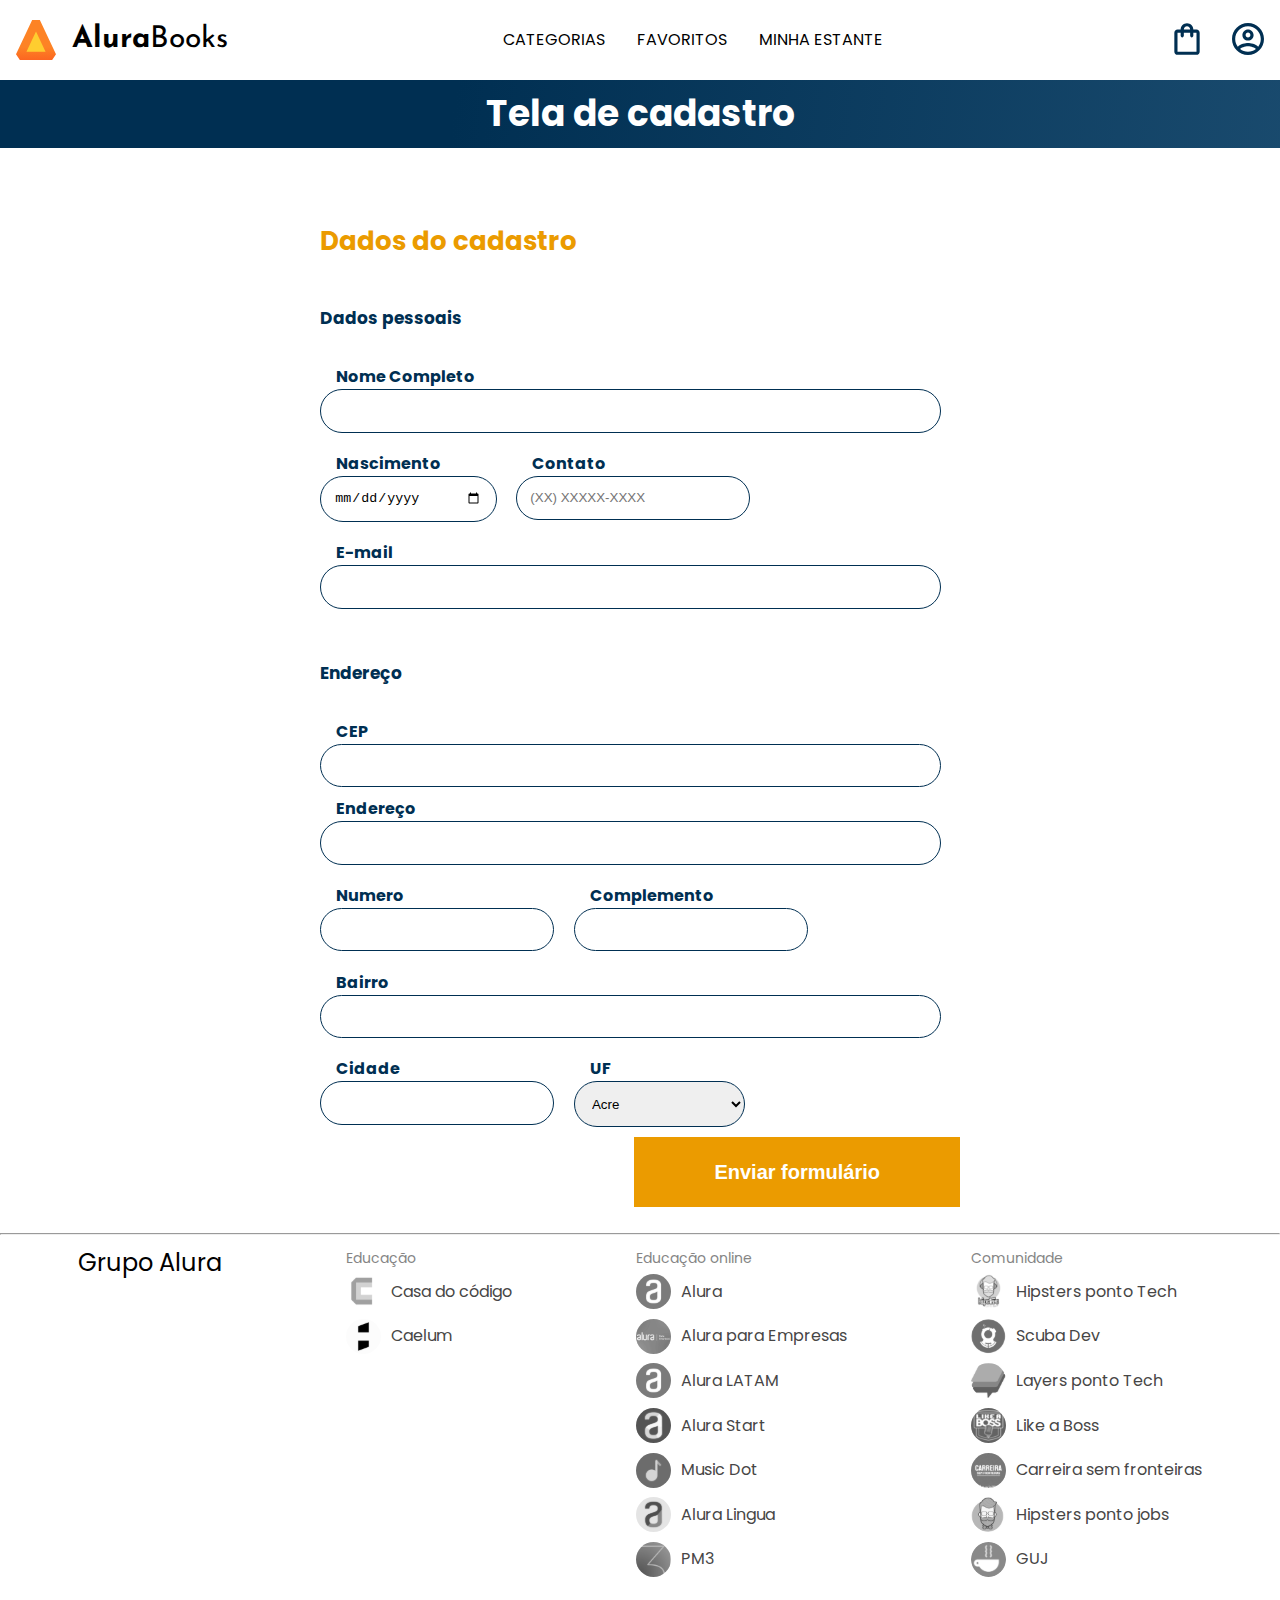
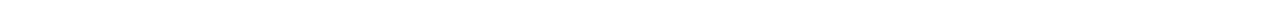
<file: JavaScript-consumindo-e-tratando-dados-de-uma-API/index.html>
<!DOCTYPE html>
<html lang="en">

<head>
    <meta charset="UTF-8">
    <meta http-equiv="X-UA-Compatible" content="IE=edge">
    <meta name="viewport" content="width=device-width, initial-scale=1.0">
    <link rel="stylesheet" href="./styles/reset.css">
    <link rel="preconnect" href="https://fonts.googleapis.com">
    <link rel="preconnect" href="https://fonts.gstatic.com" crossorigin>
    <link href="https://fonts.googleapis.com/css2?family=Poppins:wght@300;400;500;700&display=swap" rel="stylesheet">
    <link rel="stylesheet" href="https://unpkg.com/swiper@8/swiper-bundle.min.css" />
    <link href="https://fonts.googleapis.com/css2?family=Josefin+Sans:wght@400;700&display=swap" rel="stylesheet">
    <link rel="stylesheet" href="./styles/styles.css">
    <title>Formulário de cadastro</title>
</head>

<body>

    <header class="cabeçalho">
        <div class="container">
            <input type="checkbox" id="menu" class="container__botao">
            <label for="menu" class="container__rotulo">
                <span class="cabeçalho__menu-hamburguer container__imagem"></span>
            </label>
            <ul class="lista-menu">
                <li class="lista-menu__titulo">Categorias</li>
                <li class="lista-menu__item">
                    <a href="#" class="lista-menu__link">Programação</a>
                </li>
                <li class="lista-menu__item">
                    <a href="#" class="lista-menu__link">Front-end</a>
                </li>
                <li class="lista-menu__item">
                    <a href="#" class="lista-menu__link">Infraestrutura</a>
                </li>
                <li class="lista-menu__item">
                    <a href="#" class="lista-menu__link">Business</a>
                </li>
                <li class="lista-menu__item">
                    <a href="#" class="lista-menu__link">Design & UX</a>
                </li>
            </ul>
            <img src="img/Logo.svg" alt="Logo da Alurabooks" class="container__imagem">
            <h1 class="container__titulo"><b class="container__titulo--negrito">Alura</b>Books</h1>
        </div>

        <ul class="opções">
            <input type="checkbox" id="opções-menu" class="opções__botão">
            <li class="opções__item"><a href="#" class="opções__link">Categorias</a></li>
            <li class="opções__item"><a href="#" class="opções__link">Favoritos</a></li>
            <li class="opções__item"><a href="#" class="opções__link">Minha estante</a></li>
        </ul>

        <div class="container">
            <a href="#"><img src="img/Favoritos.svg" alt="Meus favoritos"
                    class="container__imagem container__imagem-transparente"></a>
            <a href="#" class="container__link">
                <img src="img/Compras.svg" alt="Carrinhos de compras" class="container__imagem">
                <p class="container__texto">Minha sacola</p>
            </a>
            <a href="#" class="container__link">
                <img src="img/Usuario.svg" alt="Meu perfil" class="container__imagem">
                <p class="container__texto">Meu perfil</p>
            </a>
        </div>
    </header>

    <section class="banner">
        <h2 class="banner__titulo">Tela de cadastro</h2>
    </section>

    <main class="principal">
        <h2 class="principal__titulo">Dados do cadastro</h2>

        <form class="principal__formulario" id="formulario" target="_blank"
            onsubmit="location.replace('./cadastro-finalizado.html')">
            <h3 class="principal__subtitulo">Dados pessoais</h3>
            <div class="formulario__campo">
                <label class="campo__etiqueta" for="nome">Nome Completo</label>
                <input name="nome" id="nome" class="campo__escrita" required />
            </div>
            <div class="formulario__dupla">
                <div class="formulario__campo">
                    <label class="campo__etiqueta" for="nascimento">Nascimento</label>
                    <input name="nascimento" id="nascimento" type="date" class="campo__escrita" required />
                </div>
                <div class="formulario__campo">
                    <label class="campo__etiqueta" for="telefone">Contato</label>
                    <input name="telefone" id="telefone" type="tel" placeholder="(XX) XXXXX-XXXX" class="campo__escrita"
                        required />
                </div>
            </div>
            <div class="formulario__campo">
                <label class="campo__etiqueta" for="email">E-mail</label>
                <input name="email" id="email" type="email" class="campo__escrita" required />
            </div>

            <h3 class="principal__subtitulo">Endereço</h3>

            <div class="formulario__campo">
                <label class="campo__etiqueta" for="cep">CEP</label>
                <input name="cep" id="cep" class="campo__escrita" required />
                <div id="erro"></div>
            </div>

            <div class="formulario__campo">
                <label class="campo__etiqueta" for="endereco">Endereço</label>
                <input name="endereco" id="endereco" class="campo__escrita" required />
            </div>
            <div class="formulario__dupla">
                <div class="formulario__campo">
                    <label class="campo__etiqueta" for="numero">Numero</label>
                    <input name="numero" id="numero" class="campo__escrita" required />
                </div>
                <div class="formulario__campo">
                    <label class="campo__etiqueta" for="complemento">Complemento</label>
                    <input name="complemento" id="complemento" class="campo__escrita" />
                </div>
            </div>
            <div class="formulario__campo">
                <label class="campo__etiqueta" for="bairro">Bairro</label>
                <input name="bairro" id="bairro" class="campo__escrita" required />
            </div>
            <div class="formulario__dupla">
                <div class="formulario__campo">
                    <label class="campo__etiqueta" for="cidade">Cidade</label>
                    <input name="cidade" id="cidade" class="campo__escrita" required />
                </div>

                <div class="formulario__campo">
                    <label class="campo__etiqueta" for="estado">UF</label>
                    <select id="estado" name="estado" class="campo__escrita">
                        <option value="AC">Acre</option>
                        <option value="AL">Alagoas</option>
                        <option value="AP">Amapá</option>
                        <option value="AM">Amazonas</option>
                        <option value="BA">Bahia</option>
                        <option value="CE">Ceará</option>
                        <option value="DF">Distrito Federal</option>
                        <option value="ES">Espírito Santo</option>
                        <option value="GO">Goiás</option>
                        <option value="MA">Maranhão</option>
                        <option value="MT">Mato Grosso</option>
                        <option value="MS">Mato Grosso do Sul</option>
                        <option value="MG">Minas Gerais</option>
                        <option value="PA">Pará</option>
                        <option value="PB">Paraíba</option>
                        <option value="PR">Paraná</option>
                        <option value="PE">Pernambuco</option>
                        <option value="PI">Piauí</option>
                        <option value="RJ">Rio de Janeiro</option>
                        <option value="RN">Rio Grande do Norte</option>
                        <option value="RS">Rio Grande do Sul</option>
                        <option value="RO">Rondônia</option>
                        <option value="RR">Roraima</option>
                        <option value="SC">Santa Catarina</option>
                        <option value="SP">São Paulo</option>
                        <option value="SE">Sergipe</option>
                        <option value="TO">Tocantins</option>
                        <option value="EX">Estrangeiro</option>
                    </select>
                </div>

            </div>


            <input type="submit" value="Enviar formulário" class="formulario__botao" id="enviar">
        </form>
    </main>

    <hr>
    <footer class="rodapé">
        <h2 class="rodapé__titulo">Grupo Alura</h2>
        <ul class="lista-rodapé">
            <li class="lista-rodapé__titulo">Educação</li>
            <li class="lista-rodapé__item">
                <img src="img/CasaDoCodigo.svg" alt="Logo da casa do código">
                <a href="https://www.casadocodigo.com.br/" class="lista-rodapé__link">Casa do código</a>
            </li>
            <li class="lista-rodapé__item">
                <img src="img/Caelum.svg" alt="Logo da caelum">
                <a href="https://caelum.com.br/" class="lista-rodapé__link">Caelum</a>
            </li>
        </ul>

        <ul class="lista-rodapé">
            <li class="lista-rodapé__titulo">Educação online</li>
            <li class="lista-rodapé__item">
                <img src="img/Alura.svg" alt="Logo da Alura">
                <a href="https://www.alura.com.br/" class="lista-rodapé__link">Alura</a>
            </li>
            <li class="lista-rodapé__item">
                <img src="img/AluraEmpresas.svg" alt="Logo da Alura para Empresas">
                <a href="https://www.alura.com.br/empresas" class="lista-rodapé__link">Alura para Empresas</a>
            </li>
            <li class="lista-rodapé__item">
                <img src="img/AluraLATAM.svg" alt="Logo da Alura Latam">
                <a href="https://www.aluracursos.com/" class="lista-rodapé__link">Alura LATAM</a>
            </li>
            <li class="lista-rodapé__item">
                <img src="img/AluraStart.svg" alt="Logo da Alura START">
                <a href="https://www.alurastart.com.br/" class="lista-rodapé__link">Alura Start</a>
            </li>
            <li class="lista-rodapé__item">
                <img src="img/MusicDot.svg" alt="Logo da Music Dot">
                <a href="https://www.musicdot.com.br/" class="lista-rodapé__link">Music Dot</a>
            </li>
            <li class="lista-rodapé__item">
                <img src="img/AluraLingua.svg" alt="Logo da Alura Lingua">
                <a href="https://www.aluralingua.com.br/" class="lista-rodapé__link">Alura Lingua</a>
            </li>
            <li class="lista-rodapé__item">
                <img src="img/PM3.svg" alt="Logo da PM3">
                <a href="https://www.cursospm3.com.br/" class="lista-rodapé__link">PM3</a>
            </li>
        </ul>

        <ul class="lista-rodapé">
            <li class="lista-rodapé__titulo">Comunidade</li>
            <li class="lista-rodapé__item">
                <img src="img/HipstersTech.svg" alt="Logo do Hipsters ponto Tech">
                <a href="https://hipsters.tech/" class="lista-rodapé__link">Hipsters ponto Tech</a>
            </li>
            <li class="lista-rodapé__item">
                <img src="img/ScubaDev.svg" alt="Logo do Scuba Dev">
                <a href="https://scuba.dev.br/" class="lista-rodapé__link">Scuba Dev</a>
            </li>
            <li class="lista-rodapé__item">
                <img src="img/LayersTech.svg" alt="Logo do Layers ponto Tech">
                <a href="https://layerspontotech.com.br/" class="lista-rodapé__link">Layers ponto Tech</a>
            </li>
            <li class="lista-rodapé__item">
                <img src="img/LikeABoss.svg" alt="Logo do Like a Boss">
                <a href="https://likeaboss.com.br/" class="lista-rodapé__link">Like a Boss</a>
            </li>
            <li class="lista-rodapé__item">
                <img src="img/CarreiraSemFronteira.svg" alt="Logo do Carreira sem fronteiras">
                <a href="https://www.carreirasemfronteiras.com.br/" class="lista-rodapé__link">Carreira sem
                    fronteiras</a>
            </li>
            <li class="lista-rodapé__item">
                <img src="img/HipstersJobs.svg" alt="Logo do Hipsters ponto jobs">
                <a href="https://hipsters.jobs/" class="lista-rodapé__link">Hipsters ponto jobs</a>
            </li>
            <li class="lista-rodapé__item">
                <img src="img/GUJ.svg" alt="Logo do GUJ">
                <a href="https://www.guj.com.br/" class="lista-rodapé__link">GUJ</a>
            </li>
        </ul>
    </footer>

    <script src="script.js"></script>
</body>

</html>
</file>
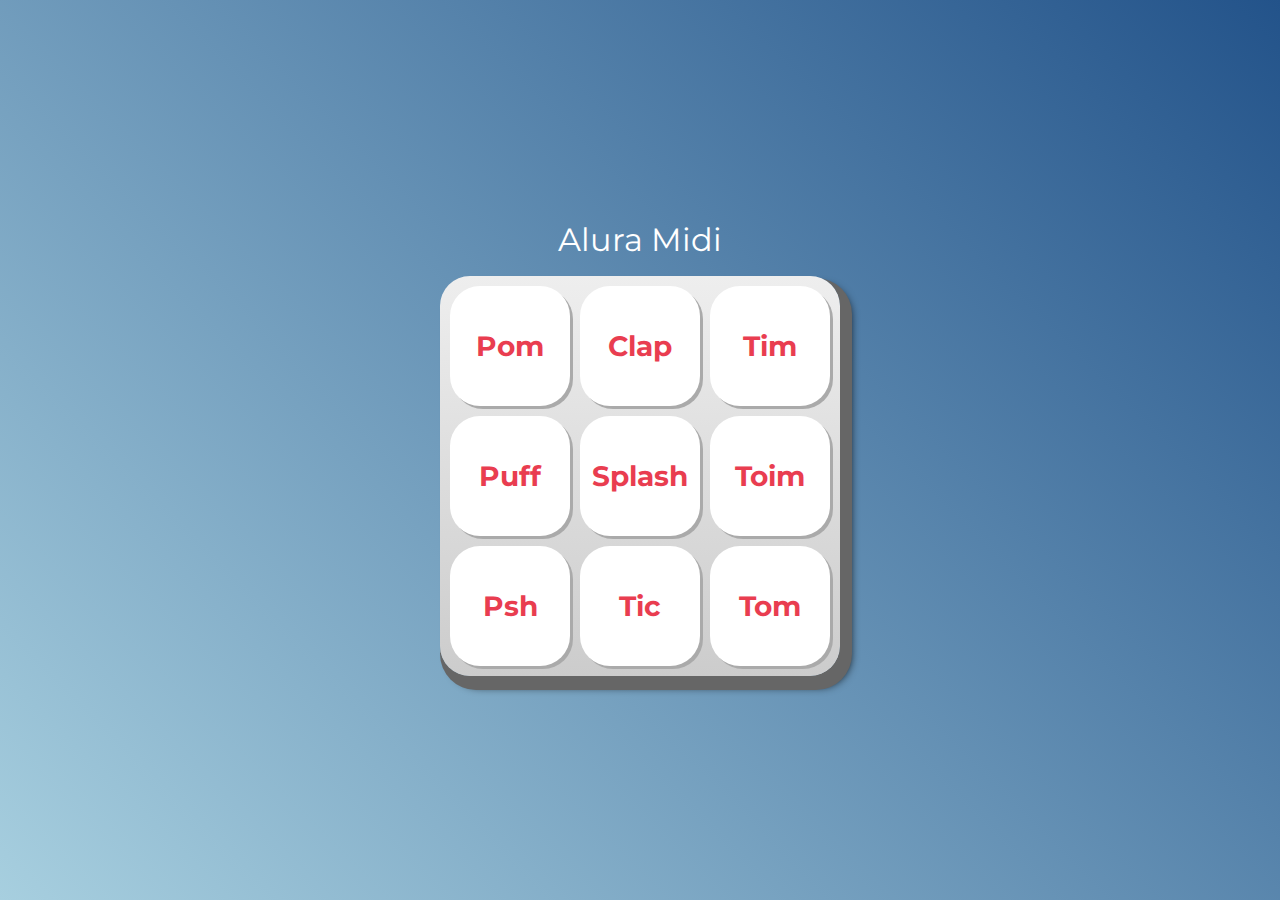
<file: javascript-crie-paginas-dinamicas/aluramidi/index.html>
<!DOCTYPE html>
<html lang="pt-BR">
<head>
    <meta charset="UTF-8">
    <meta http-equiv="X-UA-Compatible" content="IE=edge">
    <meta name="viewport" content="width=device-width, initial-scale=1.0">

    <title>Alura MIDI</title>

    <link rel="preconnect" href="https://fonts.googleapis.com">
    <link rel="preconnect" href="https://fonts.gstatic.com" crossorigin>
    <link href="https://fonts.googleapis.com/css2?family=Montserrat:wght@500;600&display=swap" rel="stylesheet">

    <link rel="icon" type="image/png" href="images/bateria.png">
    <link rel="stylesheet" href="css/reset.css">
    <link rel="stylesheet" href="css/estilos.css">

   

</head>
<body>

    <h1>Alura Midi</h1>

    <section class="teclado">
        <button class="tecla tecla_pom">Pom</button>
        <button class="tecla tecla_clap">Clap</button>
        <button class="tecla tecla_tim">Tim</button>

        <button class="tecla tecla_puff">Puff</button>
        <button class="tecla tecla_splash">Splash</button>
        <button class="tecla tecla_toim">Toim</button>

        <button class="tecla tecla_psh">Psh</button>
        <button class="tecla tecla_tic">Tic</button>
        <button class="tecla tecla_tom">Tom</button>
    </section>

    <audio src="sounds/keyq.wav" id="som_tecla_pom"></audio>
    <audio src="sounds/keyw.wav" id="som_tecla_clap"></audio>
    <audio src="sounds/keye.wav" id="som_tecla_tim"></audio>
    <audio src="sounds/keya.wav" id="som_tecla_puff"></audio>
    <audio src="sounds/keys.wav" id="som_tecla_splash"></audio>
    <audio src="sounds/keyd.wav" id="som_tecla_toim"></audio>
    <audio src="sounds/keyz.wav" id="som_tecla_psh"></audio>
    <audio src="sounds/keyx.wav" id="som_tecla_tic"></audio>
    <audio src="sounds/keyc.wav" id="som_tecla_tom"></audio>

    <script src="main.js"></script>
</body>
</html>
</file>
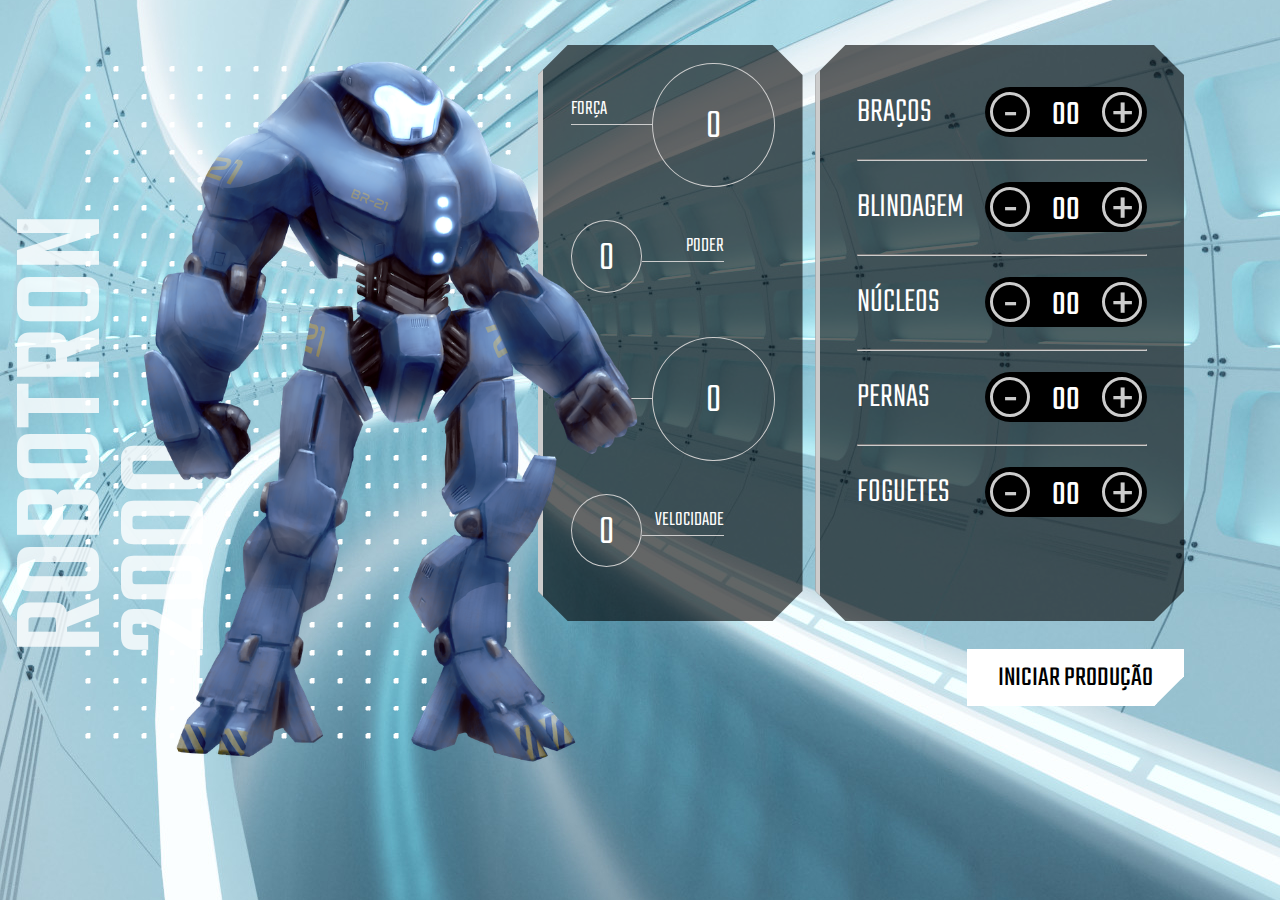
<file: javascript-manipulando-o-dom/-robotron-2000-projeto_inicial/index.html>
<!DOCTYPE html>
<html lang="en">
<head>
    <meta charset="UTF-8">
    <meta http-equiv="X-UA-Compatible" content="IE=edge">
    <meta name="viewport" content="width=device-width, initial-scale=1.0">
    <link rel="shortcut icon" type="image/jpg" href="img/favicon.ico"/>
    <title>Robotron 2000</title>

    <link rel="stylesheet" href="css/style.css">
    <link rel="preconnect" href="https://fonts.googleapis.com">
    <link rel="preconnect" href="https://fonts.gstatic.com" crossorigin>
    <link href="https://fonts.googleapis.com/css2?family=Teko:wght@300;500&display=swap" rel="stylesheet"> 

   
</head>
<body>
    <main>
        <section class="robotron">
            <img class="robo" src="img/robotron.png" alt="Robotron" id="robotron">
            <figcaption class="titulo">ROBOTRON <br>2000</figcaption>
        </section>

        <section class="box estatisticas">
            <div class="estatistica">
                <p class="estatistica-titulo">Força</p>
                <div class="estatistica-valor">
                    <p class="estatistica-numero" data-estatistica="forca">0</p>
                </div>
            </div>
            <div class="estatistica">
                <p class="estatistica-titulo">Poder</p>
                <div class="estatistica-valor">
                    <p class="estatistica-numero" data-estatistica="poder">0</p>
                </div>
            </div>
            <div class="estatistica">
                <p class="estatistica-titulo">Energia</p>
                <div class="estatistica-valor">
                    <p class="estatistica-numero" data-estatistica="energia">0</p>
                </div>
            </div>
            <div class="estatistica">
                <p class="estatistica-titulo">Velocidade</p>
                <div class="estatistica-valor">
                    <p class="estatistica-numero" data-estatistica="velocidade">0</p>
                </div>
            </div>
        </section>

        <section class="equipamentos">
            <form action="" class="montador">
                <div class="box montador-conteudo">
                    <div class="peca">
                        <label for="" class="peca-titulo">Braços</label>
                        <div class="controle">
                            <buttom class="controle-ajuste" data-controle="-" data-peca="bracos">-</buttom>
                            <input type="text" class="controle-contador" value="00" data-contador>
                            <buttom class="controle-ajuste" data-controle="+" data-peca="bracos">+</buttom>
                        </div>
                    </div>
                    <hr class="linha">
                    <div class="peca">
                        <label for="" class="peca-titulo">Blindagem</label>
                        <div class="controle">
                            <buttom class="controle-ajuste" data-controle="-" data-peca="blindagem">-</buttom>
                            <input type="text" class="controle-contador" value="00" data-contador>
                            <buttom class="controle-ajuste" data-controle="+" data-peca="blindagem">+</buttom>
                        </div>
                    </div>
                    <hr class="linha">
                    <div class="peca">
                        <label for="" class="peca-titulo">Núcleos</label>
                        <div class="controle">
                            <buttom class="controle-ajuste" data-controle="-" data-peca="nucleos">-</buttom>
                            <input type="text" class="controle-contador" value="00" data-contador>
                            <buttom class="controle-ajuste" data-controle="+" data-peca="nucleos">+</buttom>
                        </div>
                    </div>
                    <hr class="linha">
                    <div class="peca">
                        <label for="" class="peca-titulo">Pernas</label>
                        <div class="controle">
                            <buttom class="controle-ajuste" data-controle="-" data-peca="pernas">-</buttom>
                            <input type="text" class="controle-contador" value="00" data-contador>
                            <buttom class="controle-ajuste" data-controle="+" data-peca="pernas">+</buttom>
                        </div>
                    </div>
                    <hr class="linha">
                    <div class="peca">
                        <label for="" class="peca-titulo">Foguetes</label>
                        <div class="controle">
                            <buttom class="controle-ajuste" data-controle="-" data-peca="foguetes">-</buttom>
                            <input type="text" class="controle-contador" value="00" data-contador>
                            <buttom class="controle-ajuste" data-controle="+" data-peca="foguetes">+</buttom>
                        </div>
                    </div>
                </div>
                <input type="submit" value="Iniciar produção" class="producao" id="producao">
            </form>
        </section>
    </main>

    <script src="js/main.js"></script>
</body>
</html>
</file>
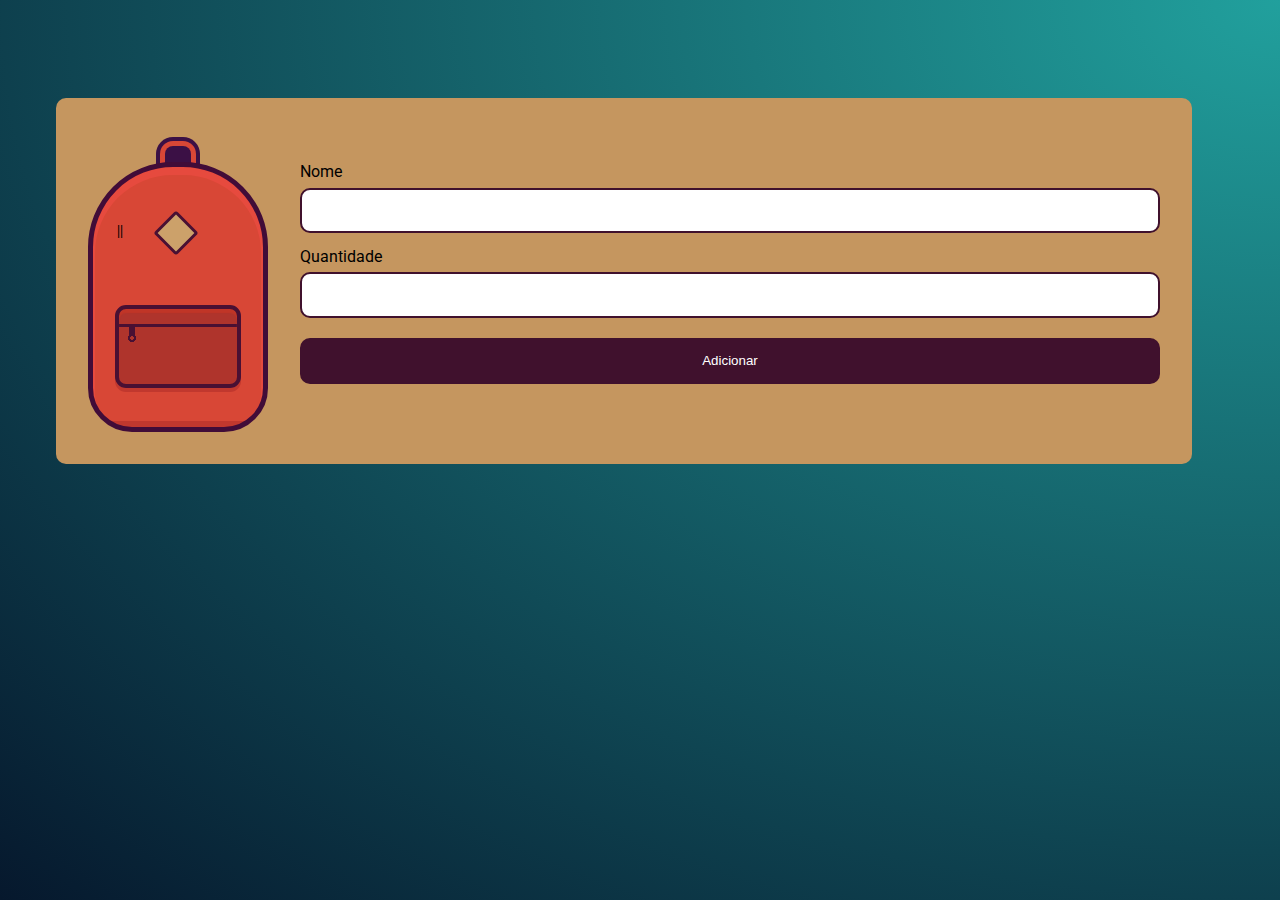
<file: javascript-web-armazenando-dados-navegador/mochila-de-viagem/index.html>
<!DOCTYPE html>
<html lang="en">
<head>
    <meta charset="UTF-8">
    <meta http-equiv="X-UA-Compatible" content="IE=edge">
    <meta name="viewport" content="width=device-width, initial-scale=1.0">
    <title>Mochila de viagem</title>
    <link rel="stylesheet" href="css/style.css">

    <link rel="preconnect" href="https://fonts.googleapis.com">
    <link rel="preconnect" href="https://fonts.gstatic.com" crossorigin>
    <link href="https://fonts.googleapis.com/css2?family=Roboto&display=swap" rel="stylesheet"> 
</head>
<body>
    <main class="conteudo">
        <div class="principal">
            <div class="mochila"></div>
            <form action="" class="adicionar" id="novoItem">
                <label for="nome">Nome</label>
                <input type="text" name="nome" id="nome">
                <label for="quantidade">Quantidade</label>
                <input type="number" name="quantidade" id="quantidade">
                <input type="submit" value="Adicionar" class="cadastrar" id="cadastrar">
            </form>
        </div>
        
        <ul class="lista" id="lista"></ul>
    </main>

    <script src="js/main.js"></script>
</body>
</html>
</file>
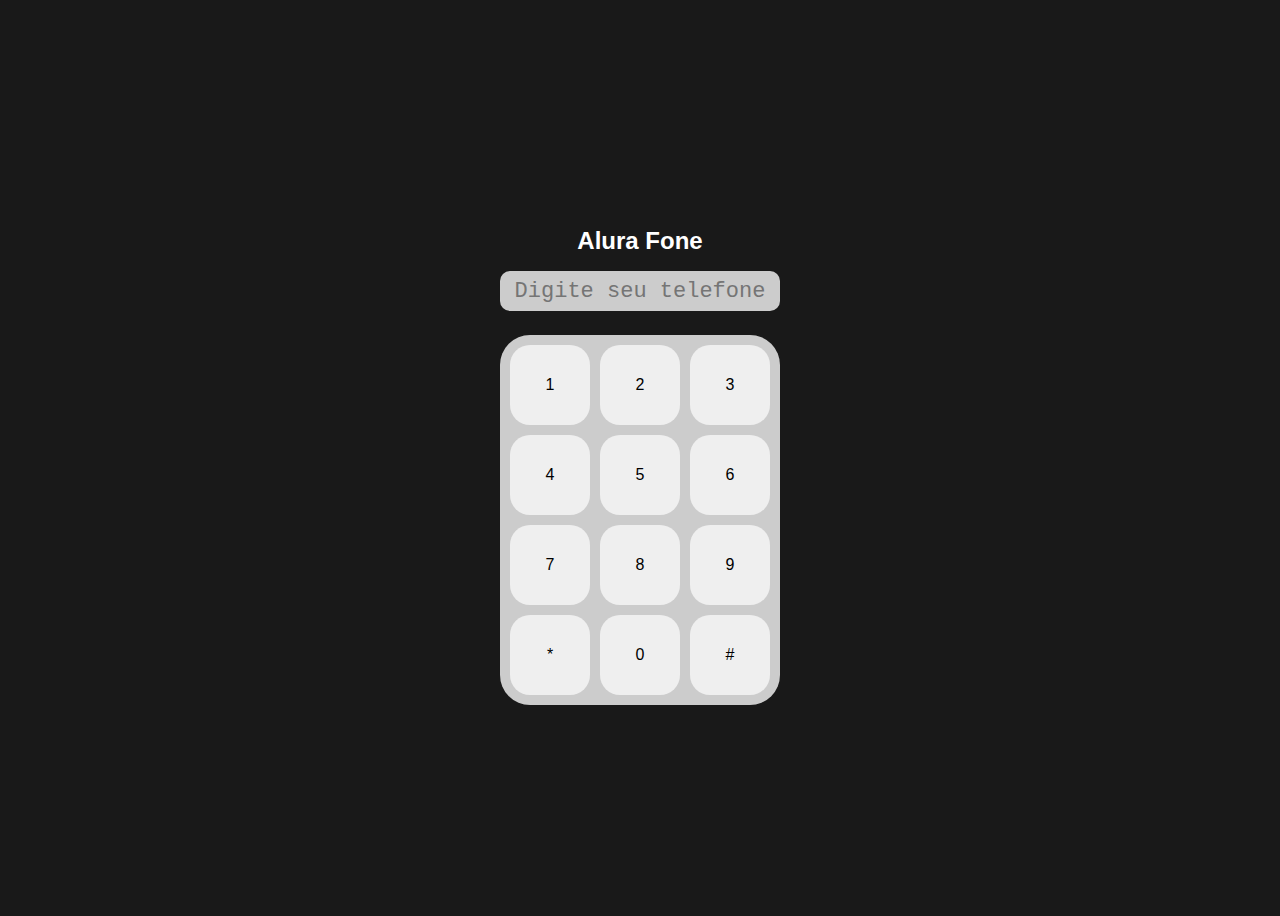
<file: javascript-crie-paginas-dinamicas/aluramidi/Alura-Fone/alura-fone.html>
<!DOCTYPE html>
<html lang="en">
<head>
    <meta charset="UTF-8">
    <meta http-equiv="X-UA-Compatible" content="IE=edge">
    <meta name="viewport" content="width=device-width, initial-scale=1.0">
    <link rel="stylesheet" href="alura.css">
   
    <title>fone</title>
</head>
<body>
    <h1> Alura Fone </h1>
<input type="tel" placeholder="Digite seu telefone">

 <section class="teclado">
   <input type="button" value="1">
    <input type="button" value="2">
    <input type="button" value="3">
    <input type="button" value="4">
    <input type="button" value="5">
    <input type="button" value="6">
    <input type="button" value="7">
    <input type="button" value="8">
    <input type="button" value="9">
    <input type="button" value="*">
    <input type="button" value="0">
    <input type="button" value="#">
  </section>
  <script src="alura.js"></script>
</body>
</html>
</file>
<file: JavaScript-consumindo-e-tratando-dados-de-uma-API/styles/styles.css>
@import url("header.css");
@import url("banner.css");
@import url("formulario.css");
@import url("rodape.css");
@import url("cadastro.css");

:root {
    --cor-de-fundo: #EBECEE;
    --branco: #FFFFFF;
    --laranja: #EB9B00;
    --azul-degrade: linear-gradient(97.54deg, #002F52 35.49%, #326589 165.37%);
    --fonte-principal: "Poppins";
    --azul: #002F52;
    --fonte-secundario: "Josefin Sans";
    --preto: #000000;
    --cinza: #474646;
    --cinza-claro: #858585;
    --vermelho: #D94937;
}

body {
    background-color: var(--branco);
    font-family: var(--fonte-principal);
    font-size: 16px;
    font-weight: 400;
}
</file>
<file: javascript-crie-paginas-dinamicas/aluramidi/css/estilos.css>
:root {
  --cinza: #aaa;
  --vermelha: #e93d50;
  --vermelha-escura: #af303f;
  --branca: #fff;
  --luz: rgb(229, 255, 0);
}

body {
  align-items: center;
  background: linear-gradient(45deg, #a7cfdf 0%,#23538a 100%);
  display: flex;
  justify-content: center;
  flex-direction: column;
  font-family: 'Montserrat', sans-serif;
  min-height: 100vh;
}

h1 {
  color: var(--branca);
  margin-bottom: 20px;
  font-size: 2rem;
}

.teclado {
  background: linear-gradient(to bottom, #eeeeee 0%,#cccccc 100%);
  box-shadow: 6px 8px 0 6px #666, 10px 10px 10px #000;
  border-radius: 30px;
  display: grid;
  gap: 10px;
  grid-template-columns: repeat(3, 1fr);
  padding: 10px;
}

.tecla {
  background-color: var(--branca);
  border-radius: 30px;
  box-shadow: 3px 3px 0 var(--cinza);
  color: var(--vermelha);
  cursor: pointer;
  height: 120px;
  font-size: 1.75em;
  font-weight: bold;
  line-height: 120px;
  text-align: center;
  width: 120px;
}

.tecla.ativa,
.tecla:active {
  background-color: var(--vermelha);
  border: 4px solid  var(--vermelha);
  box-shadow: 3px 3px 0 var(--vermelha-escura) inset;
  color: var(--branca);
  outline: none;
}

.tecla.focus,
.tecla:focus {
  outline: none;
  box-shadow: 1px 1px 10px var(--luz);
}

.tecla.active:focus,
.tecla:active:focus {
  box-shadow: 3px 3px 0 var(--vermelha-escura) inset, 1px 1px 10px var(--luz);
}
</file>
<file: javascript-manipulando-o-dom/-robotron-2000-projeto_inicial/css/style.css>
:root {
    --main-cinza: #CCCCCC;
    --main-branco: #FFFFFF;
    --main-preto: #000000;
}

* {
    box-sizing: border-box;
}

body {
    background: url(../img/fundo.jpg);
    background-position: center center;
    background-size: cover cover;
    padding: 0;
    margin: 0;
    font-weight: 300;
}

body, input {
    font-family: 'Teko', sans-serif;
}

main {
    width: 80vw;
    height: 80vh;
    margin: 10vh 8vw 10vh 12vw;
    display: flex;
    gap: 1vw;
}

.robotron {
    background: url(../img/estrutura.png) no-repeat;
    background-position: center center;
    margin: 0;
    flex-basis: 40%;
    position: relative;
}

.robo {
    height: 110%;
    z-index: 1;
    position: absolute;
    left: -20%;
    top: -5%;
}

.titulo {
    transform: rotate(180deg);
    font-weight: 500;
    font-size: 130px;
    position: absolute;
    bottom: 7rem;
    left: -3rem;
    line-height: 0.8;
    writing-mode: vertical-rl;
    text-orientation: mixed;
    color: rgba(255,255,255,0.8)
}

.box {
    background: rgba(0,0,0,0.6);
    clip-path: polygon(calc(100% - 30px) 0, 100% 30px, 100% calc(100% - 30px), calc(100% - 30px) 100%, 30px 100%, 0 calc(100% - 30px), 0 30px, 30px 0);
    border-left: 5px solid var(--main-cinza);
    height: 80%;
}

/****************************** Equipamentos *****/

.equipamentos {
    flex-basis: 32%;
}

.montador {
    height: 100%;;
}

.montador-conteudo {
    padding: 2em 10%;
}

.peca {
    padding: 1em 0;
}

.peca-titulo {
    color: var(--main-branco);
    text-transform: uppercase;
    font-size: 2.5em;
}

.controle {
    background: var(--main-preto);
    border-radius: 25px;
    float: right;
    display: inline-flex;
    padding: 5px;
    align-items: center;
    align-self: flex-end;
}

.controle-contador {
    width: 40px;
    height: 35px;
    background: none;
    border: 0;
    margin: 0 1rem;
    color: var(--main-branco);
    text-align: center;
    font-size: 2.5em;
    display: inline-flex;
    align-items: center;
    padding-top: 8px;
}

.controle-ajuste {
    display: inline-block;
    width: 40px;
    height: 40px;
    line-height: 44px;
    border-radius: 50%;
    color: var(--main-cinza);
    font-size: 4em;
    background: var(--main-preto);
    text-align: center;
    border: 3px solid var(--main-cinza);
    cursor: pointer;
}

.linha {
    border-color: var(--main-cinza);
}

.producao {
    margin-top: 1em;
    font-size: 2em;
    text-transform: uppercase;
    padding: 0.2em 1em;
    float: right;
    border: 3px solid var(--main-branco);
    background: var(--main-branco);
    clip-path: polygon(100% 0, 100% calc(100% - 30px), calc(100% - 30px) 100%, 0 100%, 0 0);
    cursor: pointer;
}

.producao:hover {
    background: var(--main-preto);
    color: var(--main-branco)
}



/****************************** Estatísticas *****/
.estatisticas {
    flex-basis: 23%;
    padding: 2em 2em 0;
}

.estatistica {
    color: var(--main-branco);
    display: flex;
    align-items: flex-start;
    height: 25%;
}

.estatistica-titulo {
    font-size: 1.5em;
    border-bottom: 1px solid var(--main-cinza);
    flex-basis: 40%;
    text-transform: uppercase;
    order: 1
}

.estatistica-valor {
    flex-basis: 60%;
    position: relative;
    margin: 10px 0 0;
    order: 2;
    margin: -10px 0 0;
}

.estatistica-valor::after {
    content: "";
    display: block;
    padding-bottom: 100%;
    border: 1px solid var(--main-cinza);
    border-radius: 50%;
}

.estatistica-numero {
    position: absolute;
    top: 50%;
    transform: translateY(-46%);
    width: 100%;
    line-height: 100%;
    text-align: center;
    font-size: 3em;
    margin: 0;
}

.estatistica:nth-child(2n) .estatistica-titulo {
    order: 2;
    text-align: right;
}

.estatistica:nth-child(2n) .estatistica-valor {
    order: 1;
    flex-basis: 35%;
    margin: 10px 0 0;
}

@media screen and (max-width: 1600px) {
    body { 
        font-size: 14px;
    }
    main {
        width: 90vw;
        height: 80vh;
        margin: 5vh auto;
    }
}

@media screen and (max-width: 1200px) {
    body { 
        font-size: 13px;
    }

    main {
        width: 96vw;
        height: 80vh;
        margin: 10vh auto;
    }
}
</file>
<file: javascript-web-armazenando-dados-navegador/mochila-de-viagem/css/style.css>
html {
    background: radial-gradient(farthest-corner at right top,#21A09D, #06182D);
    height: 100%;
    font-family: 'Roboto', cursive;
}

.conteudo {
    padding: 10vh 3em 0;
    display: flex;
    align-items: flex-start;
    gap: 2em;
}

.principal {
    flex-grow: 1;
    flex-basis: auto;
    min-width: 600px;
    padding: 4em 2em 2em;
    box-sizing: border-box;
    display: flex;
    background: #C5965F;
    border-radius: 10px;
    gap: 2em;
}
  
.mochila {
    min-width: 170px;
    max-width: 170px;
    height: 180px;
    padding-top: 80px;
    background-color: #d84736;
    box-shadow: inset 0 6px 0 2px #e64a3e, 0 -93px 0 -77px #3b1045, 0 -93px 0 -72px #d84736, 0 -93px 0 -68px #3b1045;
    background-image: linear-gradient(to right, transparent 5px, transparent 20px, transparent 1px, transparent 25px, transparent 5px, transparent 20px, transparent 20px, transparent 86px, #c1382e 45px, #c1382e 230px, transparent 25px, transparent 172px );
    background-position: center 254px;
    background-size: 305px 6px;
    background-repeat: repeat-x; 
    border: 5px solid #410c38;
    border-radius: 85px 85px 44px 44px;
    display: inline-block;
    vertical-align: top;
    flex-basis: auto;
    flex-grow: 1;
}
  
.mochila:before, .mochila:after {
    display: block;
    content: '';
    position: absolute;
  }
  
.mochila:before {
    height: 75px;
    width: 118px;
    background-image: radial-gradient(circle closest-corner at 13px 29px , #af342c, #af342c 2px, transparent 2px, transparent), radial-gradient(circle closest-corner at 13px 29px , #491033, #491033 4px, transparent 4px, transparent), linear-gradient(to bottom, transparent 10px, transparent 15px, #491033 5px, #491033 18px, transparent 18px, transparent 100px), linear-gradient(to right, #af342c 10px, #af342c 10px, transparent 10px, transparent 16px, #af342c 9px, #af342c 50px), linear-gradient(to bottom, #af342c 8px, #af342c 16px, #491033 8px, #491033 30px, #af342c 20px, #af342c 72px, #af342c 10px, #af342c 57px, #af342c 5%);
    margin-left: 22px;
    margin-top: 58px;
    border: 4px solid #491033;
    border-radius: 11px;
    box-shadow: 0 4px 0 0 #c1382e, inset 0px 4px 1px 0 #c03527;
    content: '||';
    color: transparent;
    font-family: Comic Sans MS;
    font-weight: bold;
    z-index: 1;
    text-shadow: rgb(0, 0, 0) -2px -86px 0px;
    font-size: 14px;
}
  
.mochila:after {
    margin-left: 67px;
    margin-top: -30px;
    background: #cca16a;
    width:26px;
    height:26px;
    border: 3px solid #491033;
    border-radius: 3px;
    transform: rotate(45deg);
}

.adicionar {
    width: 100%;
}

.adicionar input {
    width: 100%;
    box-sizing: border-box;
    margin: 0.5em 0 1em;
    padding: 1em 0.5em;
    border-radius: 10px;
    border: 2px solid #40112D;
}

.adicionar label {
    display: block;
}

.cadastrar {
    background-color: #40112D;
    color: #FFFFFF;
    cursor: pointer;
}

.lista {
    margin: 0;
    padding: 0;
}

.item {
    list-style: none;
    padding: 0.6em 2em;
    background: #FFFFFF;
    border-radius: 10px;
    margin: 0 0 1em;
    width: 100%;
    box-sizing: border-box;
    display: inline-flex;
    align-items: center;
    gap: 1em;
    font-size: 20px;
}

.item strong {
    border-radius: 50%;
    display: flex;
    align-items: center;
    justify-content: center;
    width: 40px;
    height: 40px;
    Background: #C5965F;
    font-weight: 400;
}
</file>
<file: javascript-crie-paginas-dinamicas/aluramidi/Alura-Fone/alura.css>
* {
    box-sizing: border-box;
  /*   margin: 0;
    padding: 0; */
  }
  
  body {
    display: flex;
    justify-content: center;
    align-items: center;
    flex-direction: column;
  
    background-color: #191919;
    min-height: 100vh;
  }
  
  input {
    border: none;
    color: inherit;
    font-size: inherit;
    font-weight: inherit;
    font-family: inherit;
  }
  
  h1 {
    font-family: 'Montserrat', sans-serif;
    font-size: 24px;
    color: #fff;
  }
  
  .teclado {
    display: grid;
    grid-template-columns: repeat(3, 1fr);
    gap: 10px; 
  
    background-color: #cccccc;
    border-radius: 30px;
  
    padding: 10px;
  }
  
  input[type=button] {
    border-radius: 20px;
    cursor: pointer;
    font-family: 'Montserrat', sans-serif;
    height: 80px;
    width: 80px;
  }
  
  input[type=tel] {
    background-color: #cccccc;
    border-radius: 10px;
    font-family: monospace;
    font-size: 22px;
    height: 40px;
    margin-bottom: 24px;
    padding: 10px;
    text-align: center;
    width: 280px;
  }
  
  .ativa {
    background-color: yellow;
  }
</file>
